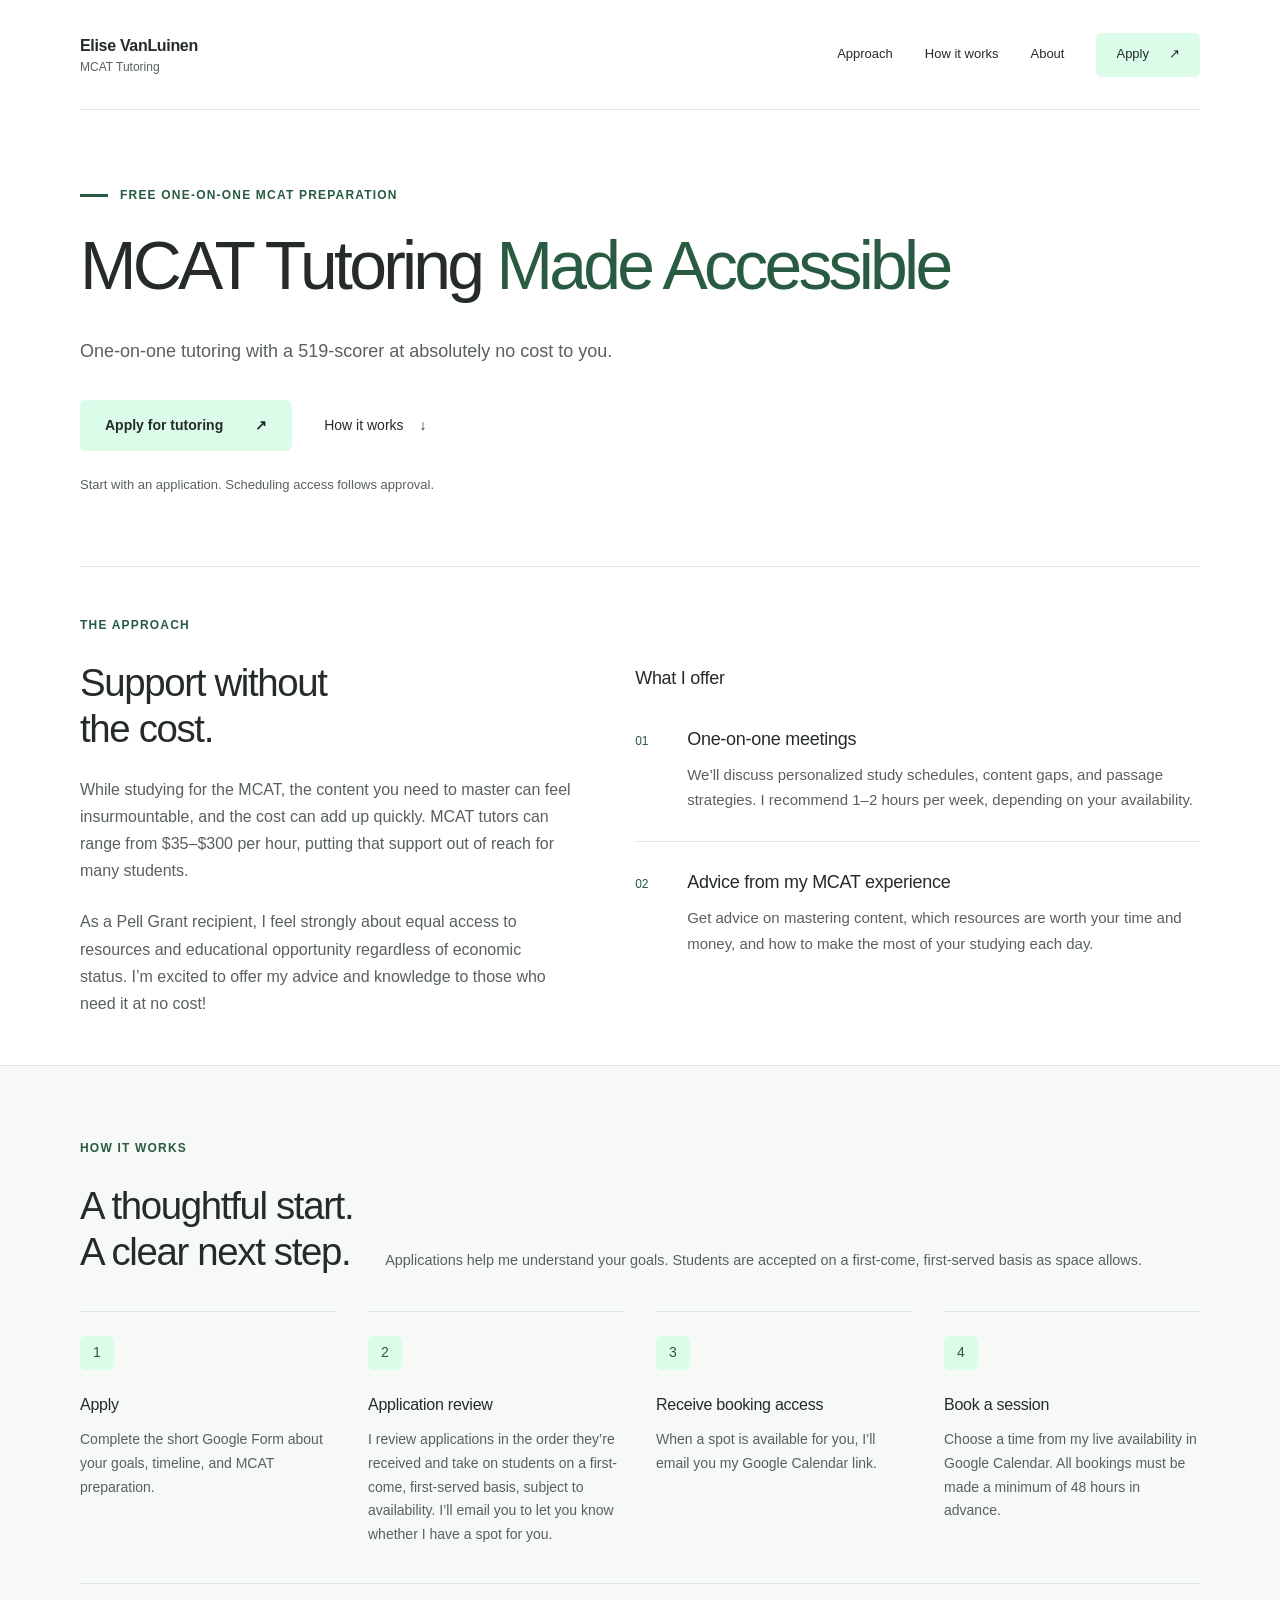
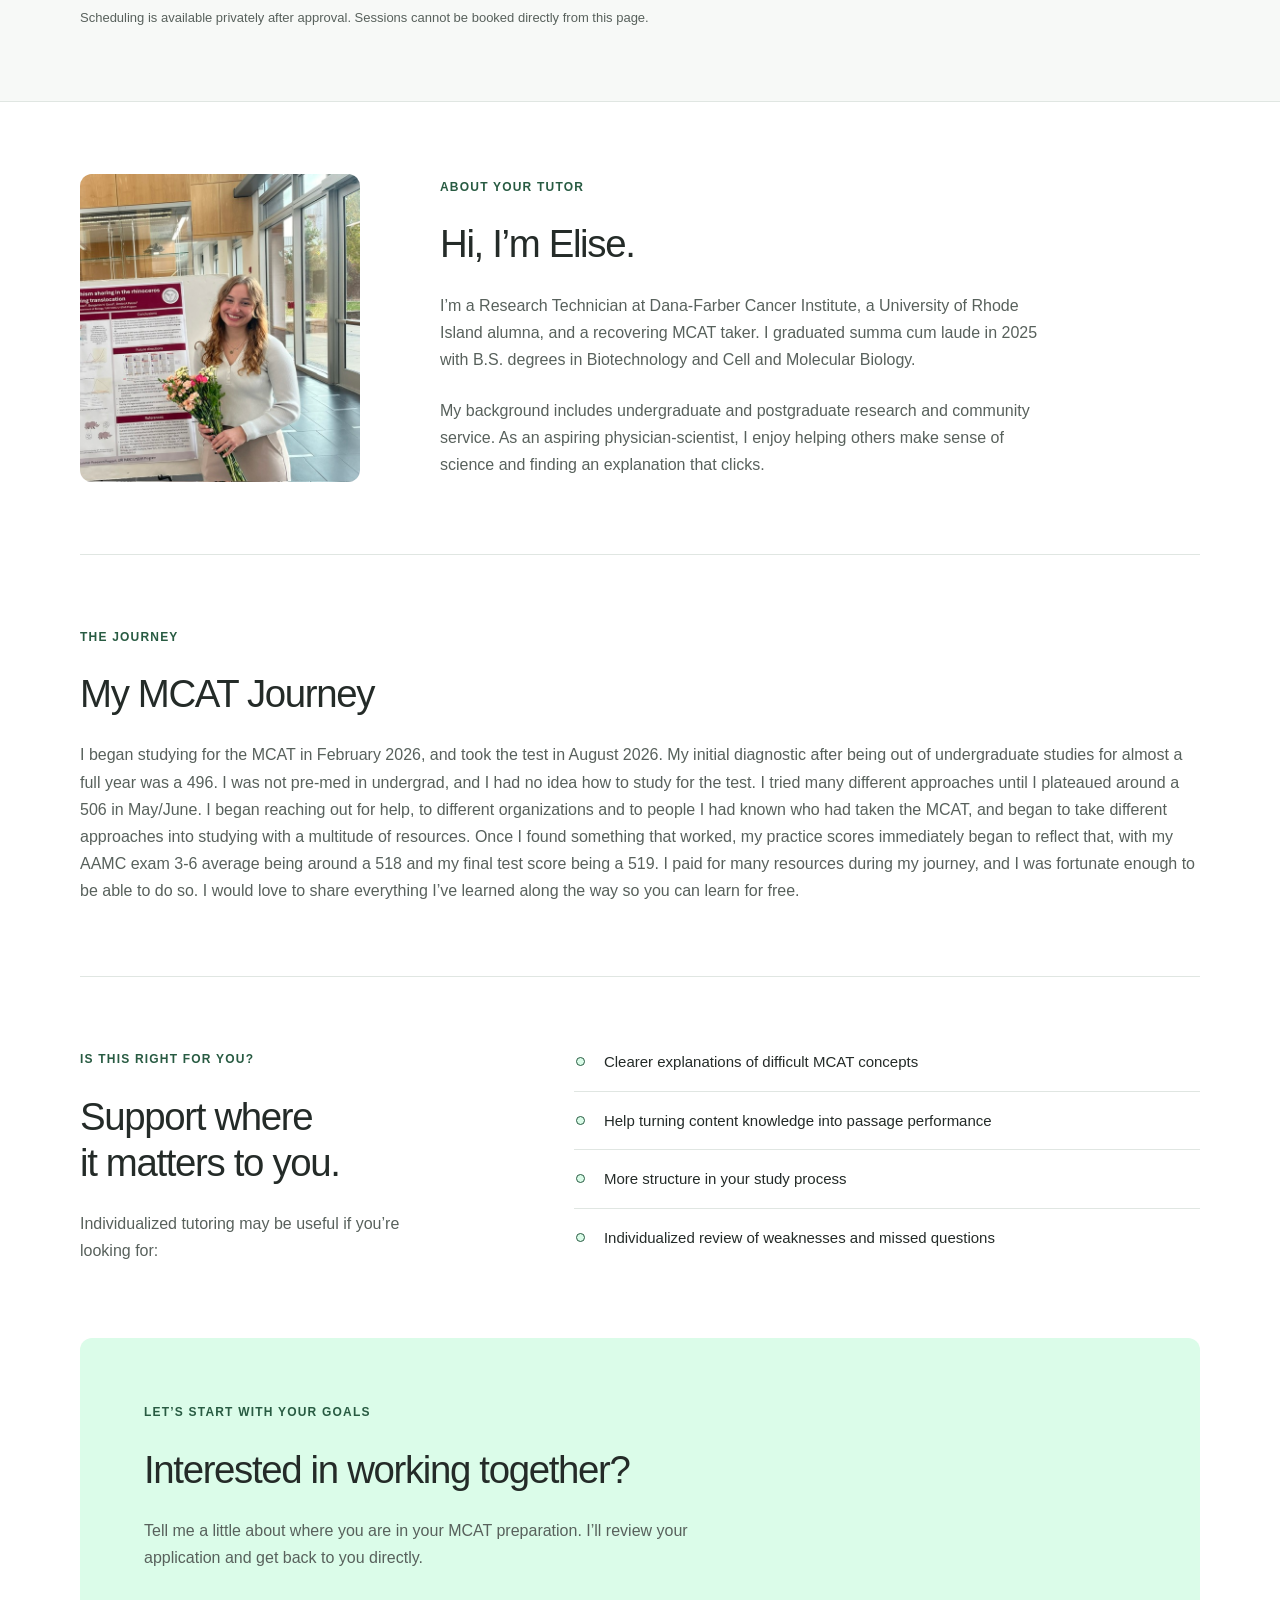
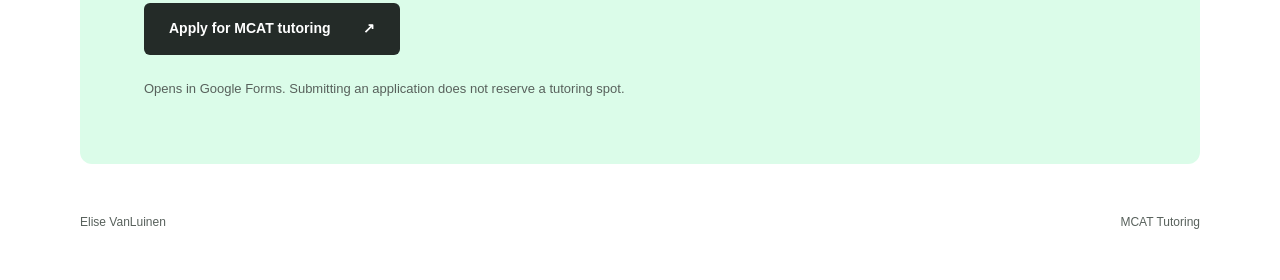
<file: tutoring/index.html>
<!doctype html>
<html lang="en">
<head>
  <meta charset="utf-8">
  <meta name="viewport" content="width=device-width, initial-scale=1">
  <title>MCAT Tutoring Made Accessible | Elise VanLuinen</title>
  <meta name="description" content="Free one-on-one MCAT tutoring with Elise VanLuinen, a 519-scorer. Get help with study schedules, content gaps, and passage strategies.">
  <meta name="theme-color" content="#FFFFFF">
  <link rel="canonical" href="https://elisevanluinen.com/tutoring/">
  <meta property="og:type" content="website">
  <meta property="og:title" content="MCAT Tutoring Made Accessible | Elise VanLuinen">
  <meta property="og:description" content="Free one-on-one MCAT tutoring with Elise VanLuinen, a 519-scorer. Get help with study schedules, content gaps, and passage strategies.">
  <meta property="og:url" content="https://elisevanluinen.com/tutoring/">
  <link rel="stylesheet" href="./tutoring.css">
</head>
<body>
  <a class="skip-link" href="#main">Skip to content</a>
  <header class="site-header container">
    <a class="identity" href="#top" aria-label="Elise VanLuinen MCAT Tutoring, back to top">
      <span class="identity-name">Elise VanLuinen</span>
      <span class="identity-subtitle">MCAT Tutoring</span>
    </a>
    <nav aria-label="Tutoring navigation">
      <a href="#approach">Approach</a>
      <a href="#how-it-works">How it works</a>
      <a href="#about">About</a>
      <a class="nav-apply" href="https://forms.gle/XEdRKM9QE1EhTHNd7" target="_blank" rel="noopener noreferrer">Apply <span aria-hidden="true">↗</span><span class="sr-only"> (opens in a new tab)</span></a>
    </nav>
  </header>

  <main id="main" tabindex="-1">
    <section class="hero container" id="top" aria-labelledby="hero-heading">
      <p class="eyebrow"><span class="accent-line" aria-hidden="true"></span> Free one-on-one MCAT preparation</p>
      <h1 id="hero-heading">MCAT Tutoring <span>Made Accessible</span></h1>
      <p class="hero-description">One-on-one tutoring with a 519-scorer at absolutely no cost to you.</p>
      <div class="hero-actions">
        <a class="button" href="https://forms.gle/XEdRKM9QE1EhTHNd7" target="_blank" rel="noopener noreferrer">Apply for tutoring <span aria-hidden="true">↗</span><span class="sr-only"> (opens in a new tab)</span></a>
        <a class="text-link" href="#how-it-works">How it works <span aria-hidden="true">↓</span></a>
      </div>
      <p class="small hero-note">Start with an application. Scheduling access follows approval.</p>
    </section>

    <section class="section container approach" id="approach" aria-labelledby="approach-heading">
      <div class="section-intro">
        <p class="eyebrow">The approach</p>
        <h2 id="approach-heading">Support without<br class="desktop-break"> the cost.</h2>
      </div>
      <div class="approach-description">
        <p>While studying for the MCAT, the content you need to master can feel insurmountable, and the cost can add up quickly. MCAT tutors can range from $35–$300 per hour, putting that support out of reach for many students.</p>
        <p>As a Pell Grant recipient, I feel strongly about equal access to resources and educational opportunity regardless of economic status. I’m excited to offer my advice and knowledge to those who need it at no cost!</p>
      </div>
      <div class="topics">
        <h3 class="offer-heading">What I offer</h3>
        <article class="topic">
          <span class="index" aria-hidden="true">01</span>
          <div><h3>One-on-one meetings</h3><p>We’ll discuss personalized study schedules, content gaps, and passage strategies. I recommend 1–2 hours per week, depending on your availability.</p></div>
        </article>
        <article class="topic">
          <span class="index" aria-hidden="true">02</span>
          <div><h3>Advice from my MCAT experience</h3><p>Get advice on mastering content, which resources are worth your time and money, and how to make the most of your studying each day.</p></div>
        </article>
      </div>
    </section>

    <section class="process-surface" id="how-it-works" aria-labelledby="process-heading">
      <div class="container section">
        <div class="process-heading">
          <div><p class="eyebrow">How it works</p><h2 id="process-heading">A thoughtful start.<br>A clear next step.</h2></div>
          <p>Applications help me understand your goals. Students are accepted on a first-come, first-served basis as space allows.</p>
        </div>
        <ol class="steps">
          <li><span class="step-number" aria-hidden="true">1</span><h3>Apply</h3><p>Complete the short Google Form about your goals, timeline, and MCAT preparation.</p></li>
          <li><span class="step-number" aria-hidden="true">2</span><h3>Application review</h3><p>I review applications in the order they’re received and take on students on a first-come, first-served basis, subject to availability. I’ll email you to let you know whether I have a spot for you.</p></li>
          <li><span class="step-number" aria-hidden="true">3</span><h3>Receive booking access</h3><p>When a spot is available for you, I’ll email you my Google Calendar link.</p></li>
          <li><span class="step-number" aria-hidden="true">4</span><h3>Book a session</h3><p>Choose a time from my live availability in Google Calendar. All bookings must be made a minimum of 48 hours in advance.</p></li>
        </ol>
        <p class="process-note small">Scheduling is available privately after approval. Sessions cannot be booked directly from this page.</p>
      </div>
    </section>

    <section class="section container about" id="about" aria-labelledby="about-heading">
      <div class="portrait"><img src="../images/FullSizeRender.jpeg" alt="Elise VanLuinen holding flowers beside her research poster" width="630" height="640" loading="lazy" decoding="async"></div>
      <div class="about-copy">
        <p class="eyebrow">About your tutor</p>
        <h2 id="about-heading">Hi, I’m Elise.</h2>
        <p>I’m a Research Technician at Dana-Farber Cancer Institute, a University of Rhode Island alumna, and a recovering MCAT taker. I graduated summa cum laude in 2025 with B.S. degrees in Biotechnology and Cell and Molecular Biology.</p>
        <p>My background includes undergraduate and postgraduate research and community service. As an aspiring physician-scientist, I enjoy helping others make sense of science and finding an explanation that clicks.</p>
      </div>
    </section>

    <section class="section container journey" aria-labelledby="journey-heading">
      <div class="section-intro">
        <p class="eyebrow">The journey</p>
        <h2 id="journey-heading">My MCAT Journey</h2>
      </div>
      <div class="journey-copy">
        <p>I began studying for the MCAT in February 2026, and took the test in August 2026. My initial diagnostic after being out of undergraduate studies for almost a full year was a 496. I was not pre-med in undergrad, and I had no idea how to study for the test. I tried many different approaches until I plateaued around a 506 in May/June. I began reaching out for help, to different organizations and to people I had known who had taken the MCAT, and began to take different approaches into studying with a multitude of resources. Once I found something that worked, my practice scores immediately began to reflect that, with my AAMC exam 3-6 average being around a 518 and my final test score being a 519. I paid for many resources during my journey, and I was fortunate enough to be able to do so. I would love to share everything I’ve learned along the way so you can learn for free.</p>
      </div>
    </section>

    <section class="section container fit" aria-labelledby="fit-heading">
      <div class="section-intro"><p class="eyebrow">Is this right for you?</p><h2 id="fit-heading">Support where<br class="desktop-break"> it matters to you.</h2><p>Individualized tutoring may be useful if you’re looking for:</p></div>
      <ul class="fit-list">
        <li>Clearer explanations of difficult MCAT concepts</li>
        <li>Help turning content knowledge into passage performance</li>
        <li>More structure in your study process</li>
        <li>Individualized review of weaknesses and missed questions</li>
      </ul>
    </section>

    <section class="application container" id="apply" aria-labelledby="apply-heading">
      <div class="application-inner">
        <p class="eyebrow">Let’s start with your goals</p>
        <h2 id="apply-heading">Interested in working together?</h2>
        <p>Tell me a little about where you are in your MCAT preparation. I’ll review your application and get back to you directly.</p>
        <a class="button" href="https://forms.gle/XEdRKM9QE1EhTHNd7" target="_blank" rel="noopener noreferrer">Apply for MCAT tutoring <span aria-hidden="true">↗</span><span class="sr-only"> (opens in a new tab)</span></a>
        <p class="small application-note">Opens in Google Forms. Submitting an application does not reserve a tutoring spot.</p>
      </div>
    </section>
  </main>
  <footer class="site-footer container"><span>Elise VanLuinen</span><span>MCAT Tutoring</span></footer>
</body>
</html>
</file>
<file: tutoring/tutoring.css>
:root {
  color-scheme: light;
  --white: #ffffff;
  --mint: #dbfce9;
  --mint-hover: #c7f3da;
  --text: #242b28;
  --muted: #58615c;
  --green: #285b42;
  --border: #e0e6e2;
  --surface: #f7f9f7;
  --font: -apple-system, BlinkMacSystemFont, "Segoe UI", Roboto, Helvetica, Arial, sans-serif;
  --text-small: .8125rem;
  --text-body: 1rem;
  --space-1: .5rem;
  --space-2: 1rem;
  --space-3: 1.5rem;
  --space-4: 2rem;
  --space-5: 3rem;
  --space-6: 4rem;
  --section-space: 4.5rem;
  --radius: 6px;
  --radius-large: 12px;
  --rule: 1px solid var(--border);
  --content-width: 1120px;
}

* { box-sizing: border-box; }
html { scroll-behavior: smooth; scroll-padding-top: 2rem; }
body { margin: 0; background: var(--white); color: var(--text); font: var(--text-body)/1.7 var(--font); -webkit-font-smoothing: antialiased; }
::selection { background: var(--mint); color: var(--text); }
a { color: inherit; text-decoration: none; }
a, .button { -webkit-tap-highlight-color: var(--mint); }
a:focus-visible, [tabindex]:focus-visible { outline: 3px solid var(--green); outline-offset: 5px; border-radius: 2px; }
h1, h2, h3, p { margin: 0; }
h1, h2, h3 { font-weight: 500; }
h1, h2 { text-wrap: balance; }
h2 { font-size: clamp(1.9rem, 3vw, 2.5rem); letter-spacing: -.035em; line-height: 1.2; }
h3 { font-size: 1.125rem; letter-spacing: -.015em; line-height: 1.4; }
p { color: var(--muted); }
.container { width: min(var(--content-width), calc(100% - 96px)); margin-inline: auto; }
.section { padding-block: var(--section-space); }
.eyebrow { font-size: .75rem; font-weight: 600; letter-spacing: .1em; text-transform: uppercase; color: var(--green); margin-bottom: var(--space-3); }
.small { font-size: var(--text-small); line-height: 1.6; }
.sr-only { position: absolute; width: 1px; height: 1px; padding: 0; margin: -1px; overflow: hidden; clip-path: inset(50%); white-space: nowrap; border: 0; }
.skip-link { position: absolute; top: 12px; left: 12px; z-index: 10; padding: 12px 20px; background: var(--mint); transform: translateY(-200%); }
.skip-link:focus { transform: translateY(0); }
.site-header { min-height: 110px; display: flex; align-items: center; justify-content: space-between; gap: var(--space-4); border-bottom: var(--rule); }
.identity { display: flex; flex-direction: column; line-height: 1.5; padding-block: var(--space-1); }
.identity-name { font-size: 1rem; font-weight: 600; letter-spacing: -.02em; }
.identity-subtitle { font-size: .75rem; color: var(--muted); }
nav { display: flex; align-items: center; gap: var(--space-4); font-size: var(--text-small); font-weight: 500; }
nav a { display: inline-flex; align-items: center; min-height: 44px; }
nav a:hover, .text-link:hover { color: var(--green); text-decoration: underline; text-underline-offset: 5px; }
nav .nav-apply { background: var(--mint); padding-inline: 20px; gap: 20px; border-radius: var(--radius); }
nav .nav-apply:hover { background: var(--mint-hover); text-decoration: none; }
.hero { padding-block: 75px 70px; }
.hero .eyebrow { display: flex; align-items: center; gap: 12px; }
.accent-line { width: 28px; height: 3px; background: var(--green); }
h1 { max-width: 870px; font-size: clamp(2.8rem, 5.3vw, 4.5rem); line-height: 1.1; letter-spacing: -.055em; }
h1 span { color: var(--green); }
.hero-description { max-width: 610px; margin-top: var(--space-4); font-size: 1.125rem; line-height: 1.75; }
.hero-actions { display: flex; align-items: center; gap: var(--space-4); margin-top: var(--space-4); }
.button { display: inline-flex; justify-content: center; align-items: center; gap: var(--space-4); min-height: 50px; padding: 13px 24px; background: var(--mint); color: var(--text); border: 1px solid transparent; border-radius: var(--radius); font-size: .875rem; font-weight: 600; transition: background-color 150ms ease; }
.button:hover { background: var(--mint-hover); }
.text-link { display: inline-flex; gap: var(--space-2); align-items: center; min-height: 48px; font-size: .875rem; font-weight: 500; }
.hero-note { margin-top: var(--space-3); }
.approach, .fit { display: grid; grid-template-columns: 1fr 1.55fr; gap: 90px; border-top: var(--rule); }
.approach { grid-template-columns: 1fr 1.15fr; column-gap: var(--space-6); row-gap: var(--space-3); padding-block: var(--space-5); }
.approach .section-intro { display: contents; }
.approach .eyebrow { grid-column: 1 / -1; margin-bottom: 0; }
.approach h2 { grid-column: 1; }
.approach-description { grid-column: 1; max-width: none; }
.approach-description p + p { margin-top: var(--space-3); }
.approach .topics { grid-column: 2; grid-row: 2 / span 2; align-self: start; padding-top: 6px; }
.section-intro > p:not(.eyebrow) { margin-top: var(--space-3); max-width: 320px; }
.offer-heading { margin-bottom: var(--space-1); }
.topic { display: grid; grid-template-columns: 28px 1fr; gap: var(--space-3); padding-block: 28px; border-bottom: var(--rule); }
.topic:first-child { padding-top: 0; }
.topic:last-child { padding-bottom: 0; border-bottom: 0; }
.index { font-size: .75rem; color: var(--green); padding-top: 4px; font-variant-numeric: tabular-nums; }
.topic p { margin-top: 10px; font-size: .9375rem; }
.process-surface { background: var(--surface); border-block: var(--rule); }
.process-heading { display: grid; grid-template-columns: max-content minmax(0, 1fr); align-items: last baseline; gap: var(--space-4); }
.process-heading > p { font-size: .9rem; line-height: 1.5; }
.steps { display: grid; grid-template-columns: repeat(4, 1fr); gap: var(--space-4); list-style: none; padding: 0; margin: 2.25rem 0 0; }
.steps li { border-top: var(--rule); padding-top: var(--space-3); }
.step-number { display: grid; place-items: center; width: 34px; height: 34px; border-radius: var(--radius); background: var(--mint); color: var(--green); font-size: .875rem; margin-bottom: var(--space-3); }
.steps h3 { font-size: 1rem; }
.steps p { font-size: .875rem; margin-top: 12px; }
.process-note { margin-top: 2.25rem; padding-top: var(--space-3); border-top: var(--rule); }
.about { display: grid; grid-template-columns: 280px 1fr; gap: 80px; align-items: center; }
.portrait img { width: 100%; height: auto; aspect-ratio: 1 / 1.1; object-fit: cover; border-radius: var(--radius-large); display: block; }
.about-copy { max-width: 620px; }
.about-copy p:not(.eyebrow) { margin-top: var(--space-3); }
.journey { display: grid; grid-template-columns: 1fr; gap: var(--space-3); align-items: start; border-top: var(--rule); }
.journey-copy { max-width: none; }
.fit-list { list-style: none; margin: 0; padding: 0; }
.fit-list li { position: relative; padding: 16px 0 16px 30px; border-bottom: var(--rule); font-size: .9375rem; }
.fit-list li:first-child { padding-top: 0; }
.fit-list li::before { content: ""; position: absolute; left: 2px; top: 24px; width: 7px; height: 7px; border: 1px solid var(--green); border-radius: 50%; background: var(--mint); }
.fit-list li:first-child::before { top: 8px; }
.fit-list li:last-child { border-bottom: 0; }
.application-inner { background: var(--mint); border-radius: var(--radius-large); padding: var(--space-6); }
.application-inner > p:not(.eyebrow) { max-width: 590px; margin-top: var(--space-3); }
.application .button { background: var(--text); color: var(--white); margin-top: var(--space-4); }
.application .button:hover { background: var(--green); }
.application-inner .application-note { margin-top: var(--space-2); }
.site-footer { display: flex; justify-content: space-between; gap: var(--space-3); padding-block: var(--space-5); font-size: .75rem; color: var(--muted); }

@media (min-width: 1500px) { .hero { padding-block: 90px 82px; } }
@media (max-width: 900px) {
  :root { --section-space: 4.5rem; }
  .container { width: calc(100% - 64px); }
  .approach, .fit { gap: var(--space-5); grid-template-columns: 1fr 1.4fr; }
  .approach { grid-template-columns: 1fr 1.15fr; row-gap: var(--space-3); }
  .process-heading { gap: var(--space-4); }
  .steps { grid-template-columns: repeat(2, 1fr); row-gap: var(--space-5); }
  .about { grid-template-columns: 220px 1fr; gap: var(--space-5); }
}
@media (max-width: 600px) {
  :root { --section-space: 3.5rem; }
  .container { width: calc(100% - 40px); }
  .site-header { align-items: stretch; flex-direction: column; gap: 12px; padding-block: 18px 12px; }
  .identity { padding: 0; }
  nav { justify-content: space-between; gap: 8px; font-size: .75rem; }
  nav .nav-apply { padding-inline: 16px; gap: 12px; }
  .hero { padding-block: 56px; }
  .eyebrow { font-size: .6875rem; margin-bottom: 20px; }
  h1 { font-size: clamp(2.5rem, 9.2vw, 3.45rem); }
  .hero-description { font-size: 1rem; margin-top: var(--space-3); }
  .hero-actions { gap: 20px; flex-wrap: wrap; }
  .button { padding-inline: 20px; gap: 24px; }
  .hero-note { max-width: 280px; }
  .approach, .fit { grid-template-columns: 1fr; gap: var(--space-4); }
  .approach { padding-block: var(--space-5); row-gap: var(--space-3); }
  .approach .topics { grid-column: 1; grid-row: auto; padding-top: 0; }
  .process-heading { grid-template-columns: 1fr; gap: var(--space-3); }
  .section-intro > p:not(.eyebrow) { max-width: none; }
  .desktop-break { display: none; }
  .topic { gap: var(--space-2); grid-template-columns: 24px 1fr; }
  .approach-description { max-width: none; }
  .steps { grid-template-columns: 1fr; margin-top: var(--space-4); gap: var(--space-3); }
  .steps li { position: relative; padding: 24px 0 0 50px; }
  .step-number { position: absolute; left: 0; top: 24px; }
  .steps p { margin-top: 8px; }
  .process-note { margin-top: var(--space-4); }
  .about { grid-template-columns: 1fr; gap: var(--space-4); }
  .journey { grid-template-columns: 1fr; gap: var(--space-3); }
  .portrait img { width: 160px; aspect-ratio: 1; }
  .application-inner { padding: 32px 24px; }
  .application h2 { font-size: 1.9rem; }
  .application .button { width: 100%; gap: 12px; }
  .application-note { font-size: .75rem; }
  .site-footer { padding-block: var(--space-4); }
}
@media (prefers-reduced-motion: reduce) {
  html { scroll-behavior: auto; }
  *, *::before, *::after { transition: none !important; }
}
</file>
